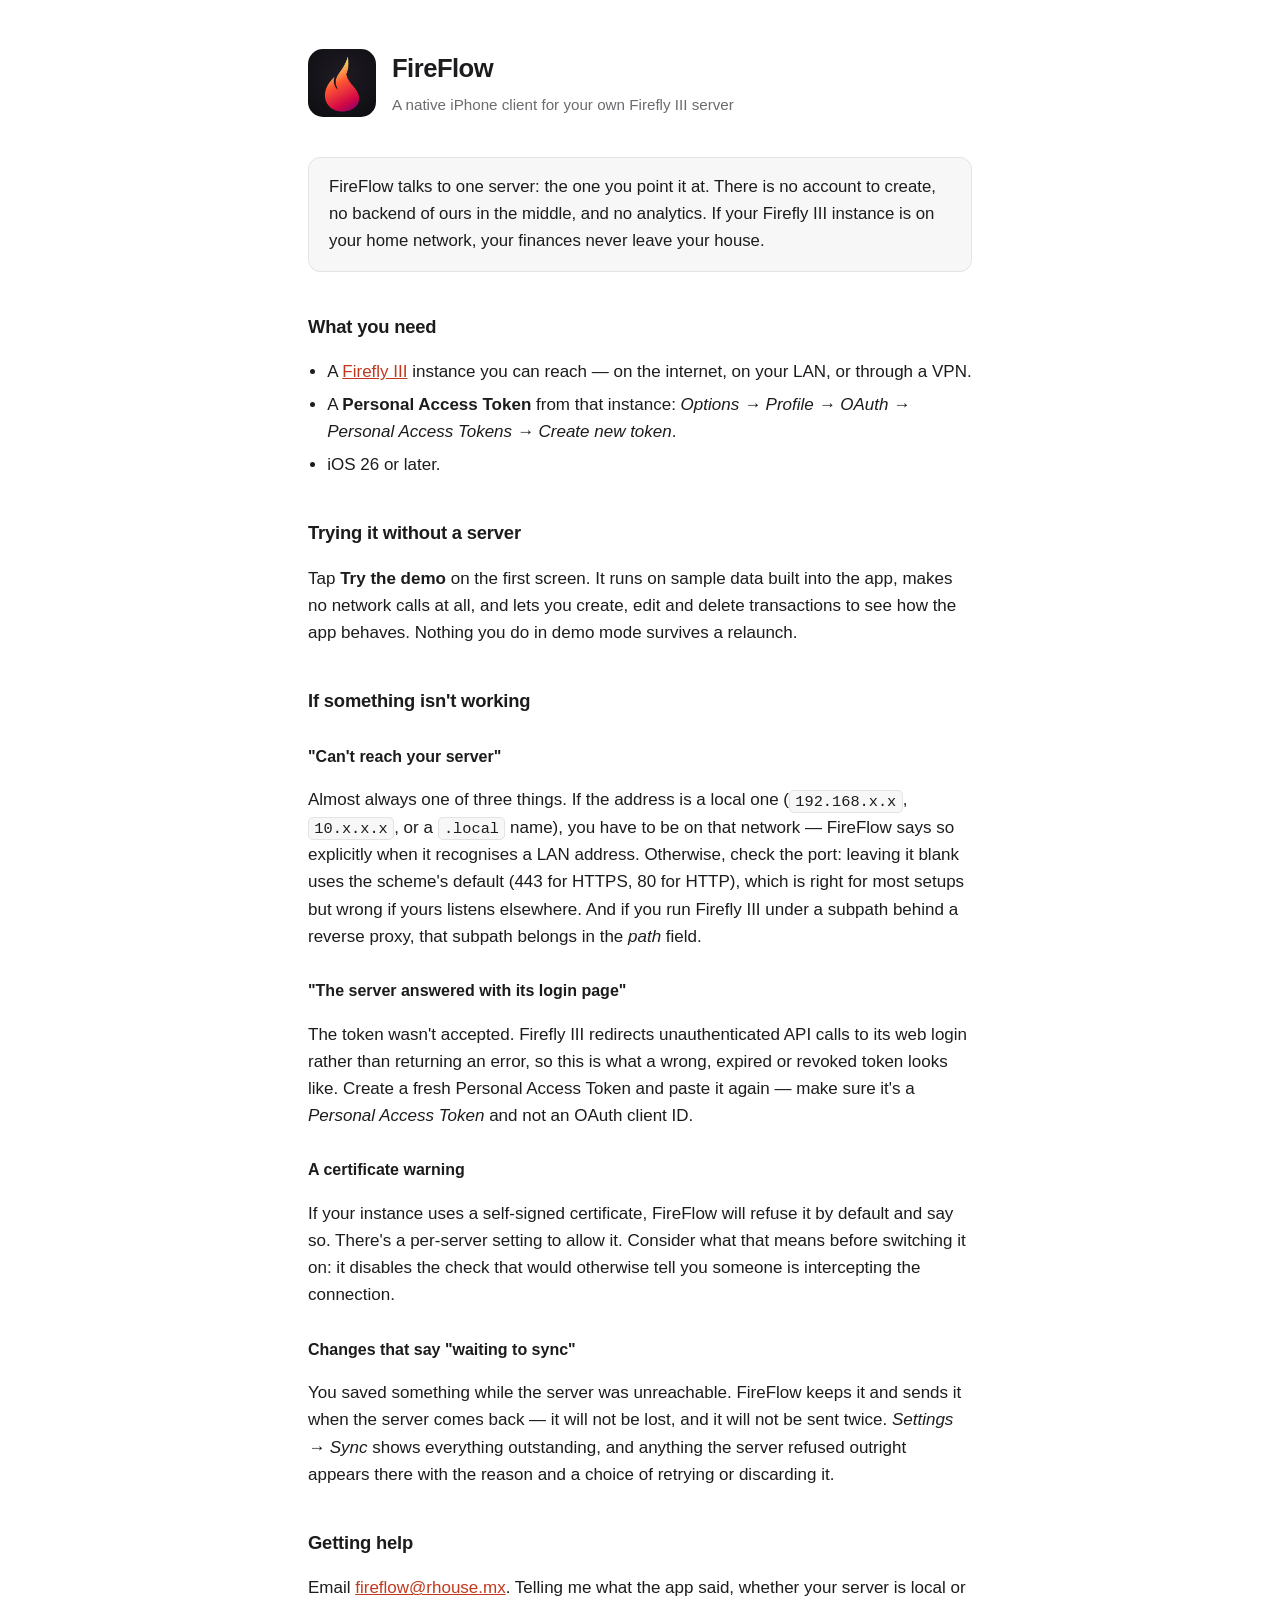
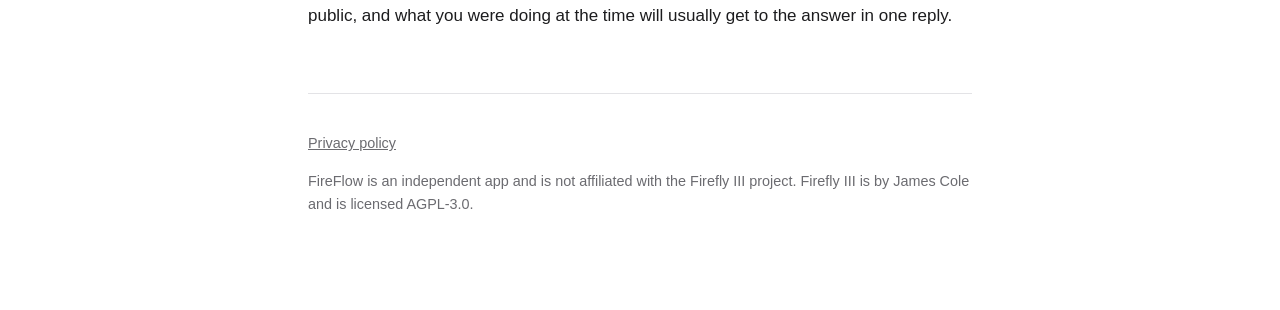
<file: index.html>
<!doctype html>
<html lang="en">
<head>
<meta charset="utf-8">
<meta name="viewport" content="width=device-width, initial-scale=1">
<title>FireFlow for Firefly III — Support</title>
<link rel="stylesheet" href="style.css">
<link rel="icon" href="icon.png">
</head>
<body>
<div class="wrap">

<header>
  <img src="icon.png" alt="">
  <div>
    <h1>FireFlow</h1>
    <p>A native iPhone client for your own Firefly III server</p>
  </div>
</header>

<p class="lead">
  FireFlow talks to one server: the one you point it at. There is no account to
  create, no backend of ours in the middle, and no analytics. If your Firefly III
  instance is on your home network, your finances never leave your house.
</p>

<h2>What you need</h2>
<ul>
  <li>A <a href="https://www.firefly-iii.org">Firefly III</a> instance you can reach — on the internet, on your LAN, or through a VPN.</li>
  <li>A <strong>Personal Access Token</strong> from that instance: <em>Options → Profile → OAuth → Personal Access Tokens → Create new token</em>.</li>
  <li>iOS 26 or later.</li>
</ul>

<h2>Trying it without a server</h2>
<p>
  Tap <strong>Try the demo</strong> on the first screen. It runs on sample data
  built into the app, makes no network calls at all, and lets you create, edit
  and delete transactions to see how the app behaves. Nothing you do in demo
  mode survives a relaunch.
</p>

<h2>If something isn't working</h2>

<h3>"Can't reach your server"</h3>
<p>
  Almost always one of three things. If the address is a local one
  (<code>192.168.x.x</code>, <code>10.x.x.x</code>, or a <code>.local</code> name),
  you have to be on that network — FireFlow says so explicitly when it recognises
  a LAN address. Otherwise, check the port: leaving it blank uses the scheme's
  default (443 for HTTPS, 80 for HTTP), which is right for most setups but wrong
  if yours listens elsewhere. And if you run Firefly III under a subpath behind a
  reverse proxy, that subpath belongs in the <em>path</em> field.
</p>

<h3>"The server answered with its login page"</h3>
<p>
  The token wasn't accepted. Firefly III redirects unauthenticated API calls to
  its web login rather than returning an error, so this is what a wrong, expired
  or revoked token looks like. Create a fresh Personal Access Token and paste it
  again — make sure it's a <em>Personal Access Token</em> and not an OAuth client
  ID.
</p>

<h3>A certificate warning</h3>
<p>
  If your instance uses a self-signed certificate, FireFlow will refuse it by
  default and say so. There's a per-server setting to allow it. Consider what
  that means before switching it on: it disables the check that would otherwise
  tell you someone is intercepting the connection.
</p>

<h3>Changes that say "waiting to sync"</h3>
<p>
  You saved something while the server was unreachable. FireFlow keeps it and
  sends it when the server comes back — it will not be lost, and it will not be
  sent twice. <em>Settings → Sync</em> shows everything outstanding, and anything
  the server refused outright appears there with the reason and a choice of
  retrying or discarding it.
</p>

<h2>Getting help</h2>
<p>
  Email <a href="mailto:fireflow@rhouse.mx">fireflow@rhouse.mx</a>. Telling me what
  the app said, whether your server is local or public, and what you were doing
  at the time will usually get to the answer in one reply.
</p>

<footer>
  <p>
    <a href="privacy.html">Privacy policy</a>
  </p>
  <p>
    FireFlow is an independent app and is not affiliated with the Firefly III
    project. Firefly III is by James Cole and is licensed AGPL-3.0.
  </p>
</footer>

</div>
</body>
</html>
</file>
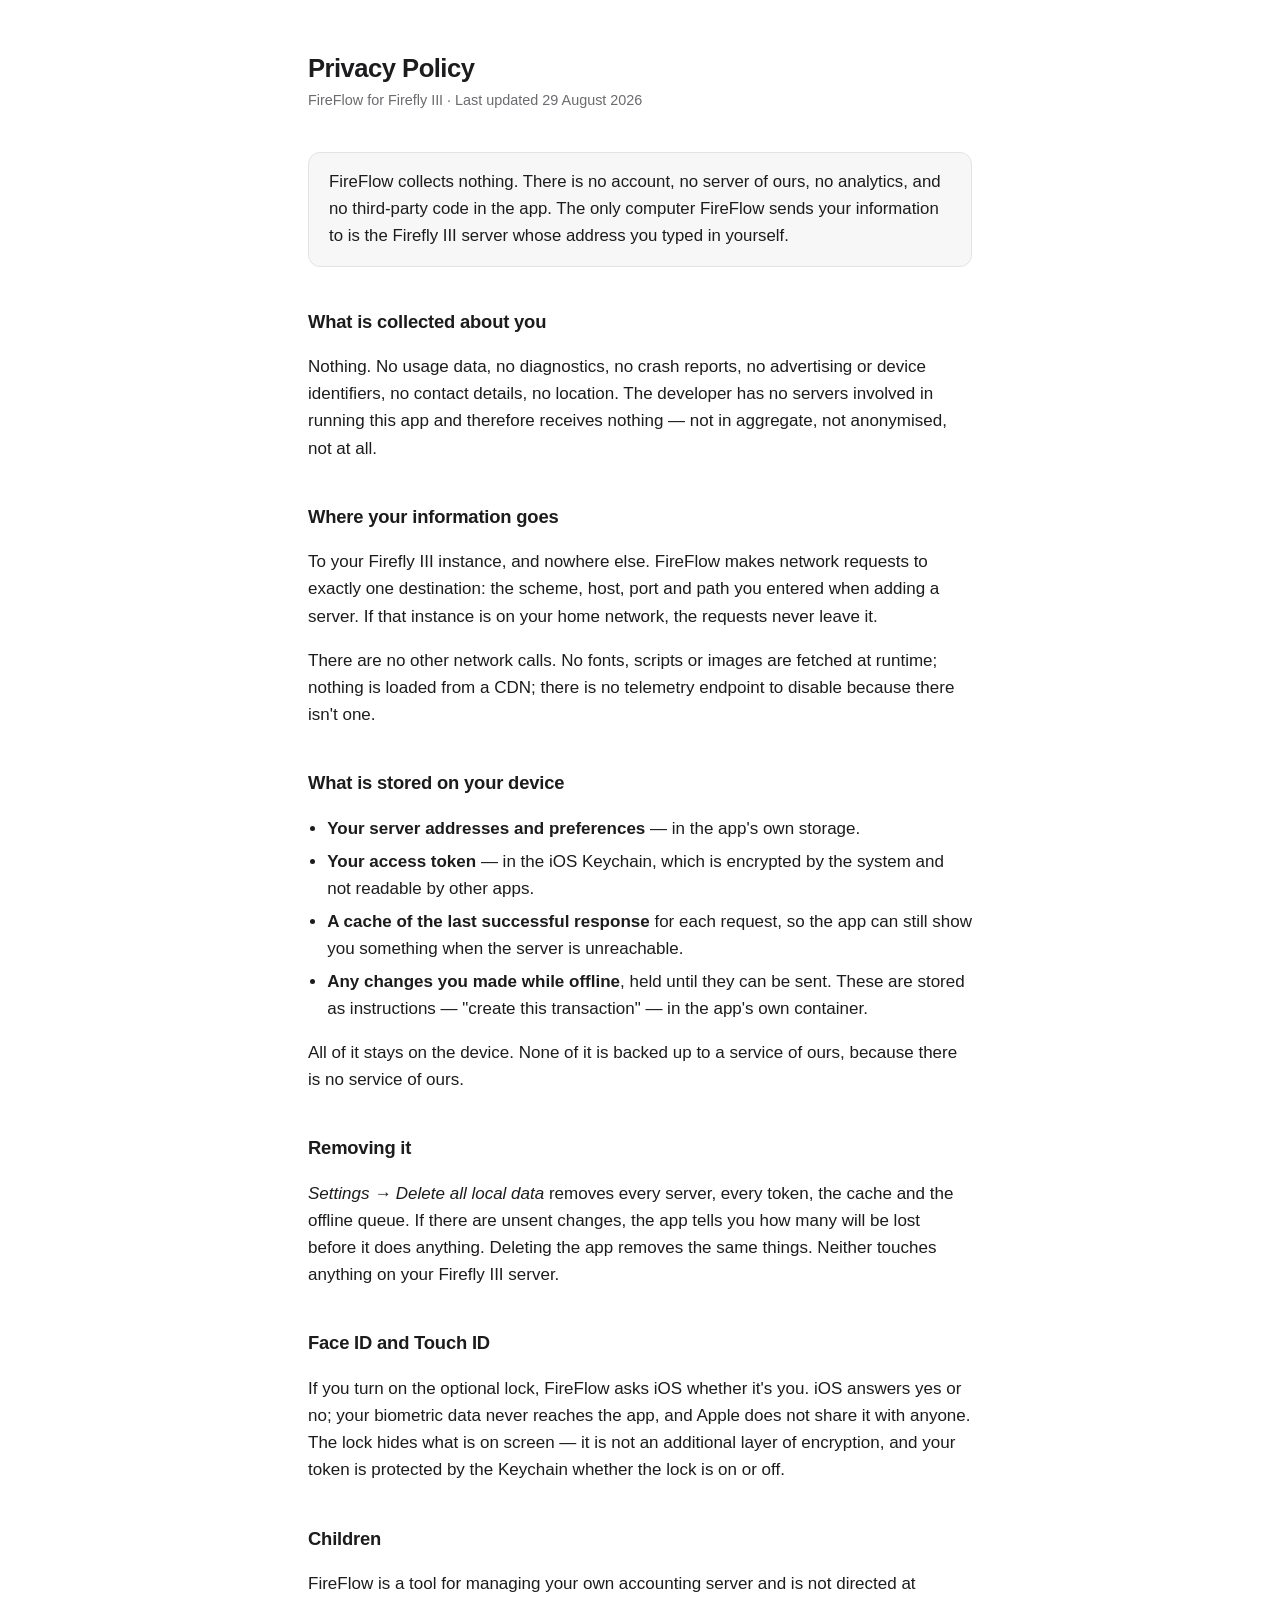
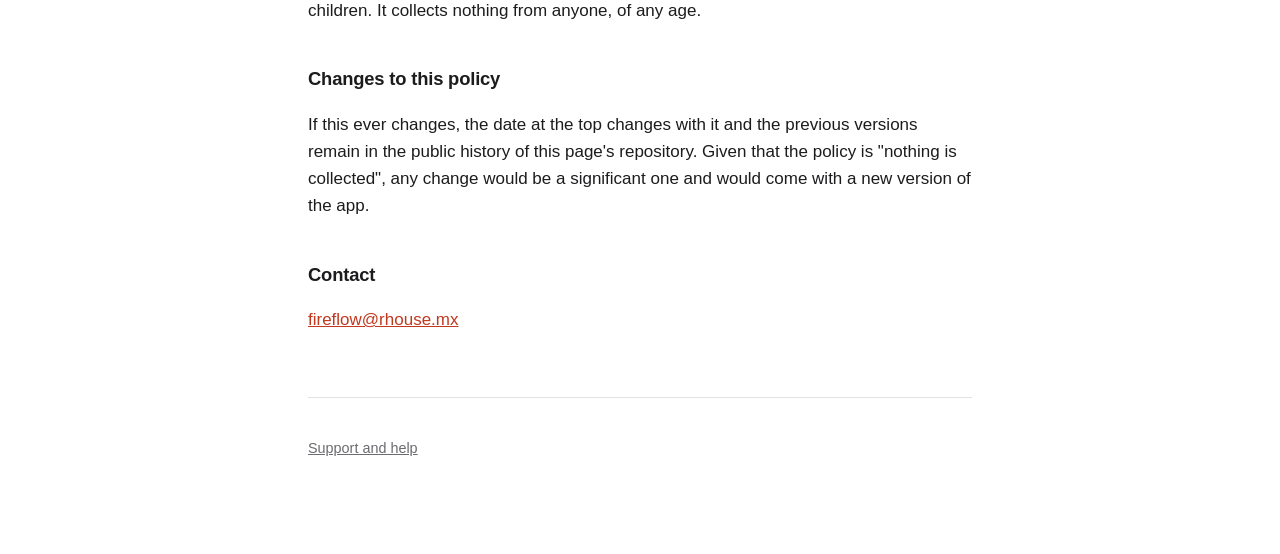
<file: privacy.html>
<!doctype html>
<html lang="en">
<head>
<meta charset="utf-8">
<meta name="viewport" content="width=device-width, initial-scale=1">
<title>FireFlow for Firefly III — Privacy Policy</title>
<link rel="stylesheet" href="style.css">
<link rel="icon" href="icon.png">
</head>
<body>
<div class="wrap">

<h1>Privacy Policy</h1>
<p class="date">FireFlow for Firefly III · Last updated 29 August 2026</p>

<p class="lead">
  FireFlow collects nothing. There is no account, no server of ours, no
  analytics, and no third-party code in the app. The only computer FireFlow
  sends your information to is the Firefly III server whose address you typed
  in yourself.
</p>

<h2>What is collected about you</h2>
<p>
  Nothing. No usage data, no diagnostics, no crash reports, no advertising or
  device identifiers, no contact details, no location. The developer has no
  servers involved in running this app and therefore receives nothing — not in
  aggregate, not anonymised, not at all.
</p>

<h2>Where your information goes</h2>
<p>
  To your Firefly III instance, and nowhere else. FireFlow makes network
  requests to exactly one destination: the scheme, host, port and path you
  entered when adding a server. If that instance is on your home network, the
  requests never leave it.
</p>
<p>
  There are no other network calls. No fonts, scripts or images are fetched at
  runtime; nothing is loaded from a CDN; there is no telemetry endpoint to
  disable because there isn't one.
</p>

<h2>What is stored on your device</h2>
<ul>
  <li>
    <strong>Your server addresses and preferences</strong> — in the app's own
    storage.
  </li>
  <li>
    <strong>Your access token</strong> — in the iOS Keychain, which is
    encrypted by the system and not readable by other apps.
  </li>
  <li>
    <strong>A cache of the last successful response</strong> for each request,
    so the app can still show you something when the server is unreachable.
  </li>
  <li>
    <strong>Any changes you made while offline</strong>, held until they can be
    sent. These are stored as instructions — "create this transaction" — in the
    app's own container.
  </li>
</ul>
<p>
  All of it stays on the device. None of it is backed up to a service of ours,
  because there is no service of ours.
</p>

<h2>Removing it</h2>
<p>
  <em>Settings → Delete all local data</em> removes every server, every token,
  the cache and the offline queue. If there are unsent changes, the app tells
  you how many will be lost before it does anything. Deleting the app removes
  the same things. Neither touches anything on your Firefly III server.
</p>

<h2>Face ID and Touch ID</h2>
<p>
  If you turn on the optional lock, FireFlow asks iOS whether it's you. iOS
  answers yes or no; your biometric data never reaches the app, and Apple does
  not share it with anyone. The lock hides what is on screen — it is not an
  additional layer of encryption, and your token is protected by the Keychain
  whether the lock is on or off.
</p>

<h2>Children</h2>
<p>
  FireFlow is a tool for managing your own accounting server and is not
  directed at children. It collects nothing from anyone, of any age.
</p>

<h2>Changes to this policy</h2>
<p>
  If this ever changes, the date at the top changes with it and the previous
  versions remain in the public history of this page's repository. Given that
  the policy is "nothing is collected", any change would be a significant one
  and would come with a new version of the app.
</p>

<h2>Contact</h2>
<p>
  <a href="mailto:fireflow@rhouse.mx">fireflow@rhouse.mx</a>
</p>

<footer>
  <p><a href="index.html">Support and help</a></p>
</footer>

</div>
</body>
</html>
</file>
<file: style.css>
:root {
  --bg: #ffffff; --fg: #1c1c1e; --muted: #6b6b70;
  --rule: #e3e3e6; --accent: #c2381f; --card: #f7f7f8;
}
@media (prefers-color-scheme: dark) {
  :root {
    --bg: #0f0f11; --fg: #f2f2f4; --muted: #9a9aa0;
    --rule: #2a2a2e; --accent: #ff7a5c; --card: #18181b;
  }
}
* { box-sizing: border-box; }
body {
  margin: 0; background: var(--bg); color: var(--fg);
  font: 17px/1.6 -apple-system, BlinkMacSystemFont, "Segoe UI", Roboto, sans-serif;
  -webkit-text-size-adjust: 100%;
}
.wrap { max-width: 44rem; margin: 0 auto; padding: 3rem 1.25rem 5rem; }
header { display: flex; align-items: center; gap: 1rem; margin-bottom: 2.5rem; }
header img { width: 68px; height: 68px; border-radius: 15px; }
h1 { font-size: 1.6rem; margin: 0; letter-spacing: -0.02em; }
header p { margin: .25rem 0 0; color: var(--muted); font-size: .95rem; }
h2 { font-size: 1.15rem; margin: 2.5rem 0 .75rem; letter-spacing: -0.01em; }
h3 { font-size: 1rem; margin: 1.75rem 0 .4rem; }
a { color: var(--accent); }
.date { color: var(--muted); font-size: .9rem; margin: 0 0 2.5rem; }
.card, .lead {
  background: var(--card); border: 1px solid var(--rule);
  border-radius: 12px; padding: 1rem 1.25rem; margin: 1.5rem 0;
}
.lead { font-size: 1.05rem; }
code {
  font-family: ui-monospace, SFMono-Regular, Menlo, monospace;
  font-size: .9em; background: var(--card);
  border: 1px solid var(--rule); border-radius: 5px; padding: .1em .35em;
}
ul { padding-left: 1.2rem; }
li { margin: .35rem 0; }
footer {
  margin-top: 4rem; padding-top: 1.5rem; border-top: 1px solid var(--rule);
  color: var(--muted); font-size: .9rem;
}
footer a { color: var(--muted); }
</file>
